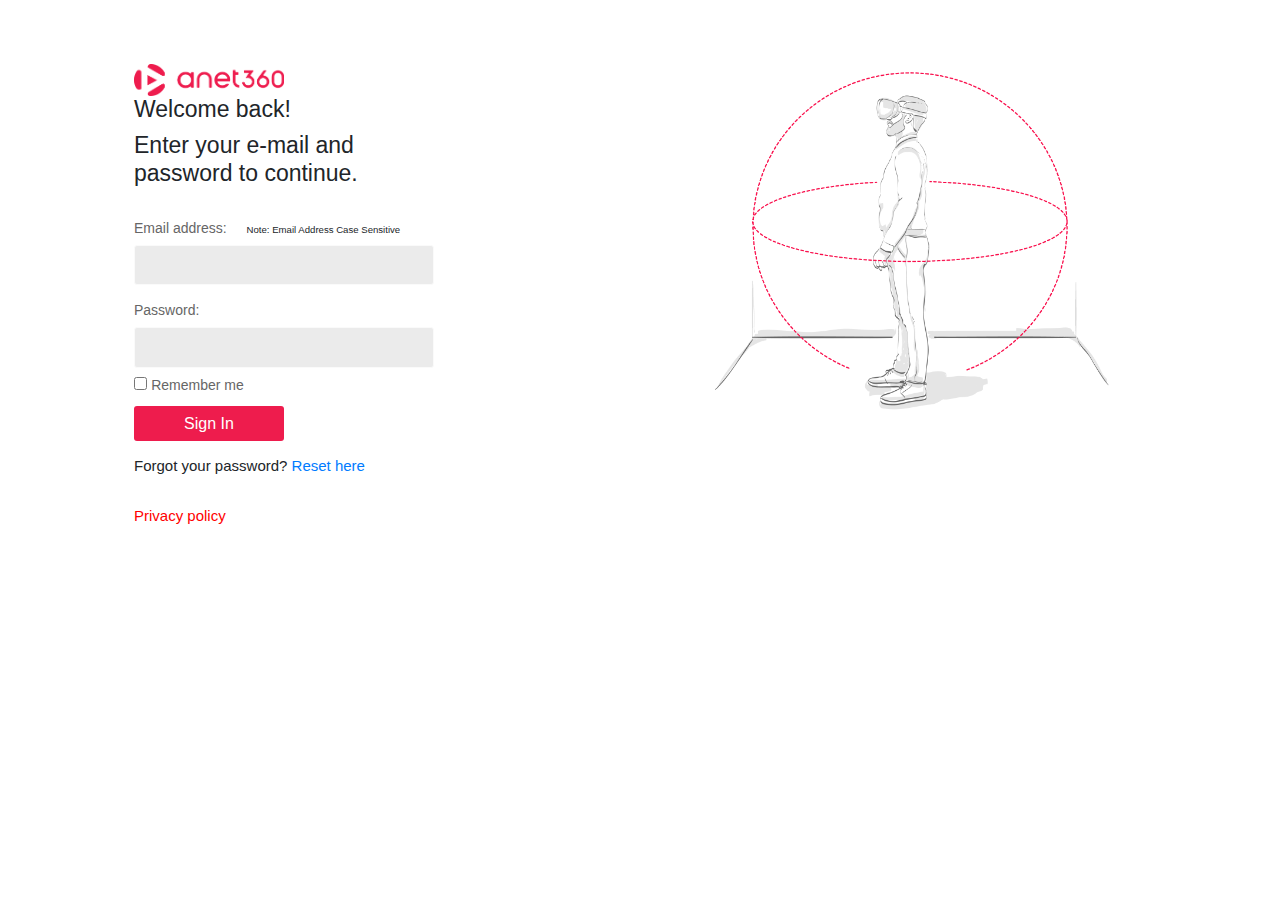
<file: index.html>
<!DOCTYPE html>
<html lang="en">
<head>
    <meta charset="UTF-8">
    <meta name="viewport" content="width=device-width, initial-scale=1.0">
    <title>ANET360</title>
    <link rel="stylesheet" href="https://stackpath.bootstrapcdn.com/bootstrap/4.5.2/css/bootstrap.min.css" integrity="sha384-JcKb8q3iqJ61gNV9KGb8thSsNjpSL0n8PARn9HuZOnIxN0hoP+VmmDGMN5t9UJ0Z" crossorigin="anonymous">
    <link rel="stylesheet" href="css/main.css">
    <link rel="stylesheet" href="css/login-page.css">
</head>
<body>
    <div class="container">
        <div class="row">
            <div class="col-xs-12 col-lg-6 center">
                <img id="logo" src="images/logo.png" alt="logo-img">
                <h4>Welcome back!</h4>
                <h4>Enter your e-mail and <br>password to continue.</h4>
                <form id="emailForm">
                    <label for="email">Email address:</label><span class="caseSensitive">Note: Email Address Case Sensitive</span>
                    <input type="email" id="email">
                    <label for="pass">Password:</label>
                    <input type="password">
                    <input type="checkbox" value="lsRememberMe" id="rememberMe"> <label for="rememberMe">Remember me</label>
                    <input type="submit" value="Sign In" onclick="lsRememberMe()">
                </form>
                <span class="">Forgot your password?</span>
                <a href="#">Reset here</a><br>
                <a class="privacy-link" href="#">Privacy policy</a>
            </div>

            <div class="col-xs-12  col-lg-6 center">
                <img class="vr-surround-img" src="images/vr-surround.png" alt="vr-surround-img">
            </div>
        </div>
    </div>
</body>
</html>
</file>
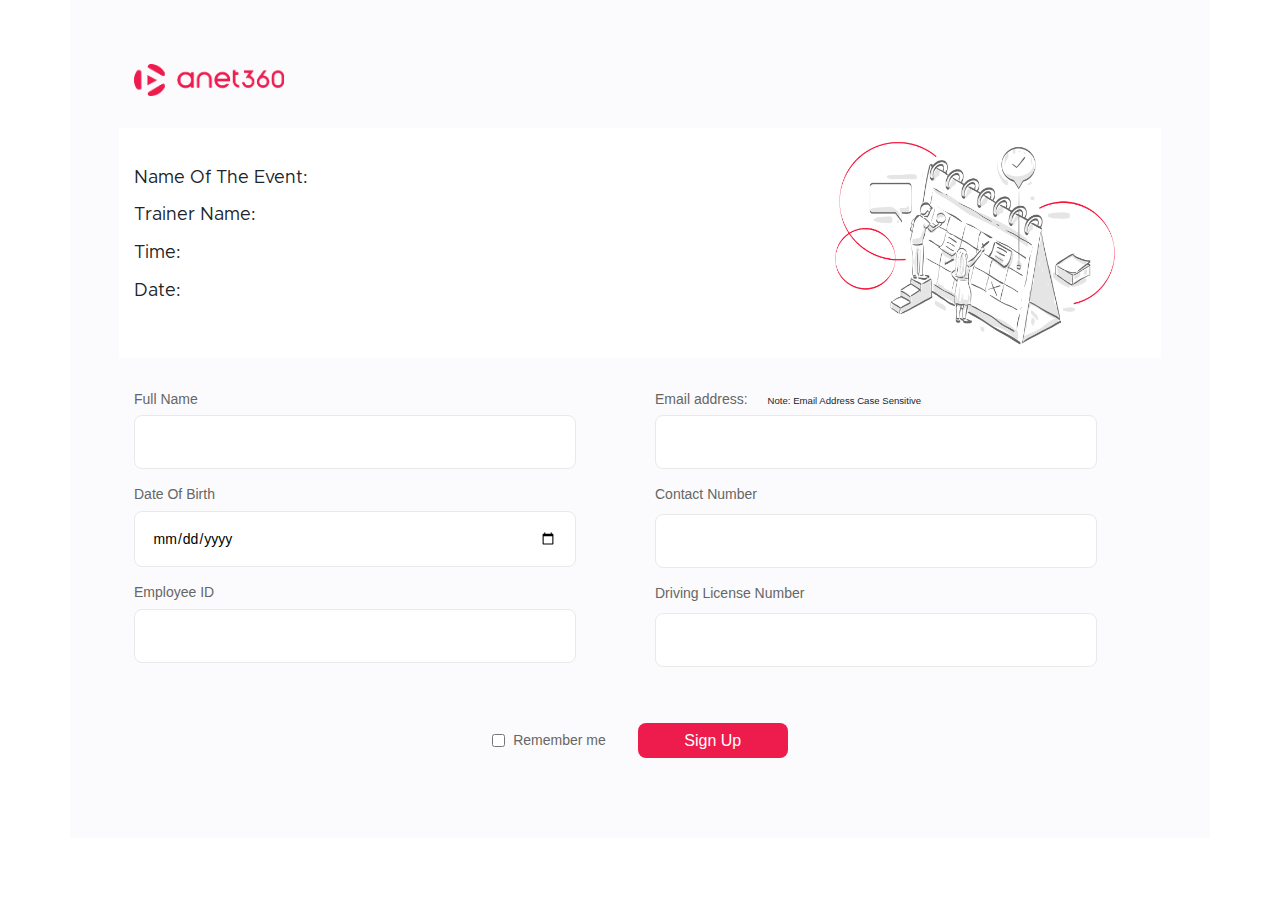
<file: sign-up-page.html>
<!DOCTYPE html>
<html lang="en">
<head>
    <meta charset="UTF-8">
    <meta name="viewport" content="width=device-width, initial-scale=1.0">
    <title>ANET360 - Sign up</title>
    <link rel="stylesheet" href="https://stackpath.bootstrapcdn.com/bootstrap/4.5.2/css/bootstrap.min.css" integrity="sha384-JcKb8q3iqJ61gNV9KGb8thSsNjpSL0n8PARn9HuZOnIxN0hoP+VmmDGMN5t9UJ0Z" crossorigin="anonymous">
    <link rel="stylesheet" href="css/main.css">
    <link rel="stylesheet" href="css/sign-up-page.css">
</head>
<body>
    <div class="container grey-bg">
        <img id="logo" src="images/logo.png" alt="logo-img" class="medium-spaceing">
        <div class="row white-container-bg center-vertical">
            <div class="col-lg-6">
                <p class="fontManipulation">Name Of The Event:</p>
                <p class="fontManipulation">Trainer Name:</p>
                <p class="fontManipulation">Time:</p>
                <p class="fontManipulation">Date:</p>
            </div>
            <div class="col-lg-6 sign-up-img-container">
                <img class="sign-up-img" src="images/sign-up-img.jpg" alt="sign-up-img">
            </div>

        </div>
        <div class="row medium-spaceing-top">
            <div class="col-xs-12 col-lg-6">
                <form id="signUpForm">
                    <label for="fullName">Full Name</label>
                    <input type="text" id="fullName">
                    <label for="dateOfBirth">Date Of Birth</label>
                    <input type="date" id="dateOfBirth">
                    <label for="employeeId">Employee ID</label>
                    <input type="text" id="employeeId">
                </form>
            </div>

            <div class="col-xs-12 col-lg-6 medium-spaceing pull-right">
                <form id="signUpForm">
                        <label for="email">Email address:</label><span class="caseSensitive">Note: Email Address Case Sensitive</span>
                        <input type="email" id="email">
                        <label for="contactNumber">Contact Number</label>
                        <input type="text" id="contactNumber">
                        <label for="drivingLicenseNumber">Driving License Number</label>
                        <input type="text" id="drivingLicenseNumber">
                </form>
            </div>
            <div class="flex-container center-horizontal center-vertical">
                <input class="signUpCheckbox" type="checkbox" value="lsRememberMe" id="rememberMeSignUp"> <label for="rememberMe">Remember me</label>
                <input class="signUpSubmit" type="submit" value="Sign Up">
            </div>
        </div>
    </div>
</body>
</html>
</file>
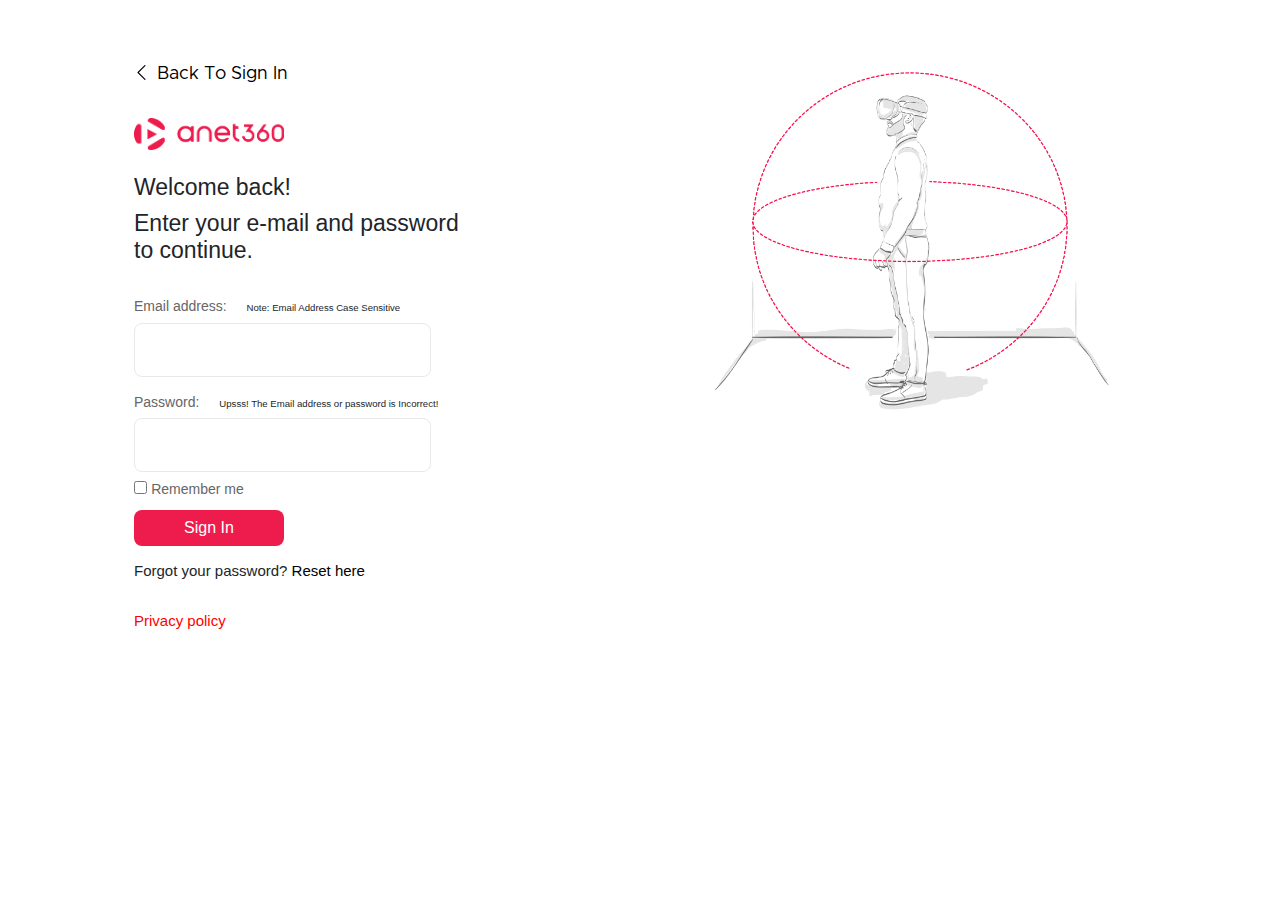
<file: wrong-password-page.html>
<!DOCTYPE html>
<html lang="en">
<head>
    <meta charset="UTF-8">
    <meta name="viewport" content="width=device-width, initial-scale=1.0">
    <title>ANET360</title>
    <link rel="stylesheet" href="https://stackpath.bootstrapcdn.com/bootstrap/4.5.2/css/bootstrap.min.css" integrity="sha384-JcKb8q3iqJ61gNV9KGb8thSsNjpSL0n8PARn9HuZOnIxN0hoP+VmmDGMN5t9UJ0Z" crossorigin="anonymous">
    <link rel="stylesheet" href="css/main.css">
    <link rel="stylesheet" href="css/wrong-password-page.css">
</head>
<body>
    <div class="container">
        <div class="row">
            <div class="col-xs-12 col-lg-6 center">
                <a id="link" href="#">
                    <div class="step-back-container back-arrow medium-spaceing">
                    <img id="icon" src="icons/arrow-left.svg" alt="arrow-left">
                    <h3>Back To Sign In</h3>
                    </div>
                </a>
                <img id="logo" class="small-spaceing" src="images/logo.png" alt="logo-img">
                <h4>Welcome back!</h4>
                <h4>Enter your e-mail and password <br>to continue.</h4>
                <form id="emailForm">
                    <label for="email">Email address:</label><span class="caseSensitive">Note: Email Address Case Sensitive</span>
                    <input type="email" id="email">
                    <label for="password">Password:</label><span class="caseSensitive">Upsss! The Email address or password is Incorrect!</span>
                    <input type="password">
                    <input type="checkbox" value="lsRememberMe" id="rememberMe"> <label for="rememberMe">Remember me</label>
                    <input type="submit" value="Sign In">
                </form>
                <span class="">Forgot your password?</span>
                <a  id="link" href="#">Reset here</a><br>
                <a class="privacy-link" href="#">Privacy policy</a>
            </div>

            <div class="col-xs-12  col-lg-6 center">
                <img class="vr-surround-img" src="images/vr-surround.png" alt="vr-surround-img">
            </div>
        </div>
    </div>
</body>
</html>
</file>
<file: css/main.css>
@font-face {
    font-family: thinMetro;
    src: url(../font/metropolis/Metropolis-Light.otf);
}
@font-face {
    font-family: regularMetro;
    src: url(../font/metropolis/Metropolis-Regular.otf);
}
@font-face {
    font-family: mediumMetro;
    src: url(../font/metropolis/Metropolis-SemiBold.otf);
}
@font-face {
    font-family: boldMetro;
    src: url(../font/metropolis/Metropolis-Bold.otf);
}


body{
    line-height: 1.2;
    font-family: 'Metropolis', sans-serif;
    font-size: 15px;
    background-color: rgb(255, 255, 255);
}


.small-spaceing{
    margin-bottom: 1.5rem;
}
.medium-spaceing{
    margin-bottom: 2rem;
}
.small-spaceing-top{
    margin-top: 1.5rem;
}
.medium-spaceing-top{
    margin-top: 2rem;
}


.container{
    padding: 4rem;
    background-color: white;
}


.step-back-container h3{
    padding-left: 23px;
}

.row{
    display: flex;
}


.flex-container{
    display: flex;
}

.center-horizontal{ /* Use only with .row for center contents */
    margin: auto;
}


.center-vertical{ /* Use only with .row for center contents */
    align-items: center;
}



img {
    width: 100%;
}

a#link{
    color: black;
}


#icon{
    width: 3%;
    position: absolute;
    top: 1px;
}

.step-back-container{
    position: relative;
}


#logo{
    width: 150px;
}


h3{
    font-size: 18px;
    font-family: regularMetro;
}


h4{
    font-size: 23px;
}

/* Form elements */

input {
    -webkit-appearance: none;
        -moz-appearance: none;
            appearance: none;
    border: 1px solid #e9e9e9;
    border-radius: 8px;
    box-sizing: border-box;
    display: block;
    font-size: .875rem;
    margin-bottom: 1rem;
    padding: 1.1rem;
    width: 90%;
    background-color: rgb(255, 255, 255);
    }
    
    input[type="checkbox"] {
    -webkit-appearance: checkbox;
        -moz-appearance: checkbox;
            appearance: checkbox;
    display: inline-block;
    width: auto;
    }
    
    input[type="password"] {
    margin-bottom: .5rem;
    }
    
    input[type="submit"] {
    background-color: #EE1C4D;
    border: none;
    color: #fff;
    font-size: 1rem;
    padding: .5rem 1rem;
    width: 150px;
    }
    
    label {
    color: #666;
    font-size: .875rem;
    }
    
    span.caseSensitive{
        font-size: .6rem;
        margin-left: 20px;
    }
/* Form elements-END */


.grey-bg{
    background-color: #FBFBFD;
}
</file>
<file: css/login-page.css>
/* Login-email-section */
form#emailForm {
    max-width: 300px;
    margin-top: 2rem;
}

input {
-webkit-appearance: none;
    -moz-appearance: none;
        appearance: none;
border: 1px solid rgb(250, 250, 250);
border-radius: .1875rem;
box-sizing: border-box;
display: block;
font-size: .875rem;
margin-bottom: 1rem;
padding: .675rem;
width: 100%;
background-color: rgb(235, 235, 235);
}

input[type="checkbox"] {
-webkit-appearance: checkbox;
    -moz-appearance: checkbox;
        appearance: checkbox;
display: inline-block;
width: auto;
}

input[type="password"] {
margin-bottom: .5rem;
}

input[type="submit"] {
background-color: #EE1C4D;
border: none;
color: #fff;
font-size: 1rem;
padding: .5rem 1rem;
width: 150px;
}

label {
color: #666;
font-size: .875rem;
}

span.caseSensitive{
    font-size: .6rem;
    margin-left: 20px;
}
/* Login-email-section-END */

.vr-surround-img {
    width: 100%;
}

.privacy-link{
    color:red;
    margin-top: 2rem;
    display: block;
}
</file>
<file: css/sign-up-page.css>
.white-container-bg{
    background-color: white;
}
.fontManipulation{
    font-family: regularMetro;
    font-size: 18px;
}

.sign-up-img-container{
    display: flex;
    justify-content: flex-end;
}
.sign-up-img{
    width: 70%;
}
.signUpSubmit{
    margin-left: 2rem;
    margin-top: .5rem;
}

#rememberMeSignUp{
    margin-bottom: 8px;
    margin-right: 8px;
}
#contactNumber,
#drivingLicenseNumber{
    margin-top: .2rem;
}
</file>
<file: css/wrong-password-page.css>
/* Login-email-section */
form#emailForm {
    max-width: 330px;
    margin-top: 2rem;
}

/* Login-email-section-END */



.privacy-link{
    color:red;
    margin-top: 2rem;
    display: block;
}
</file>
